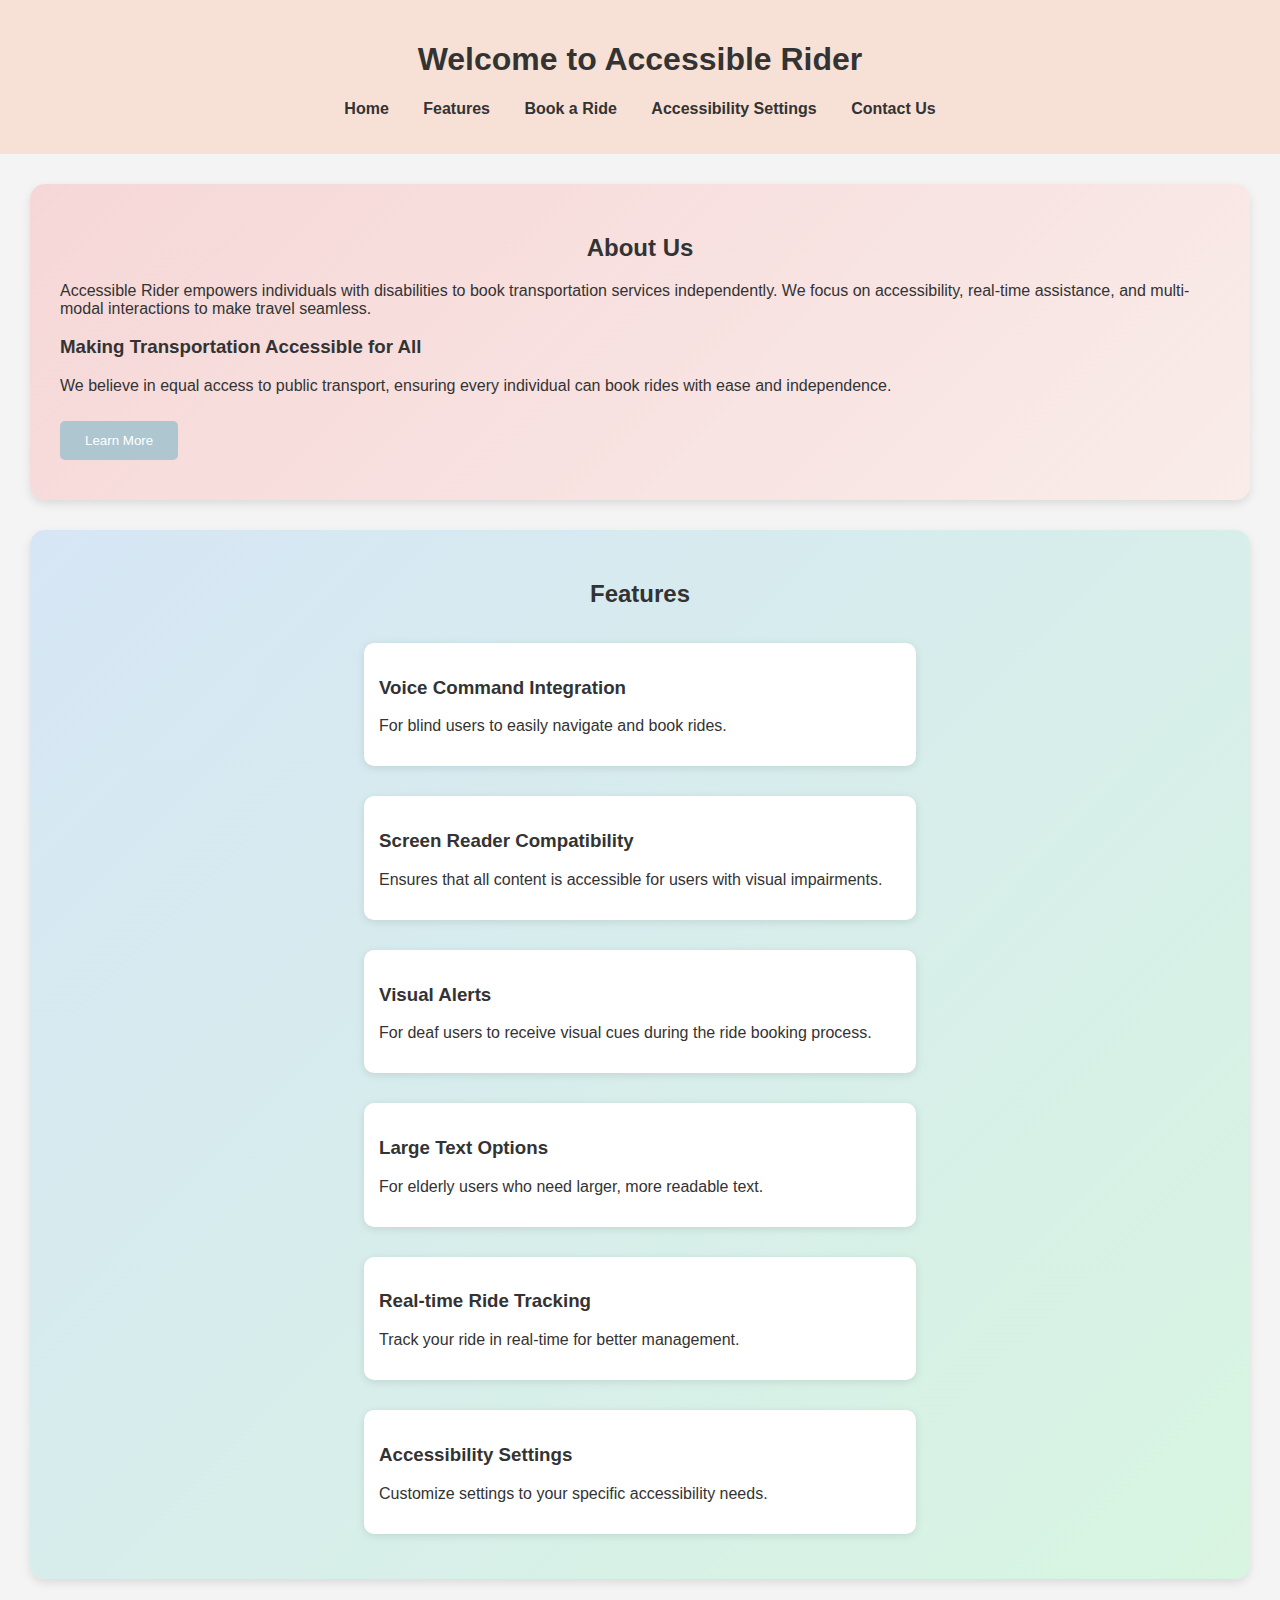
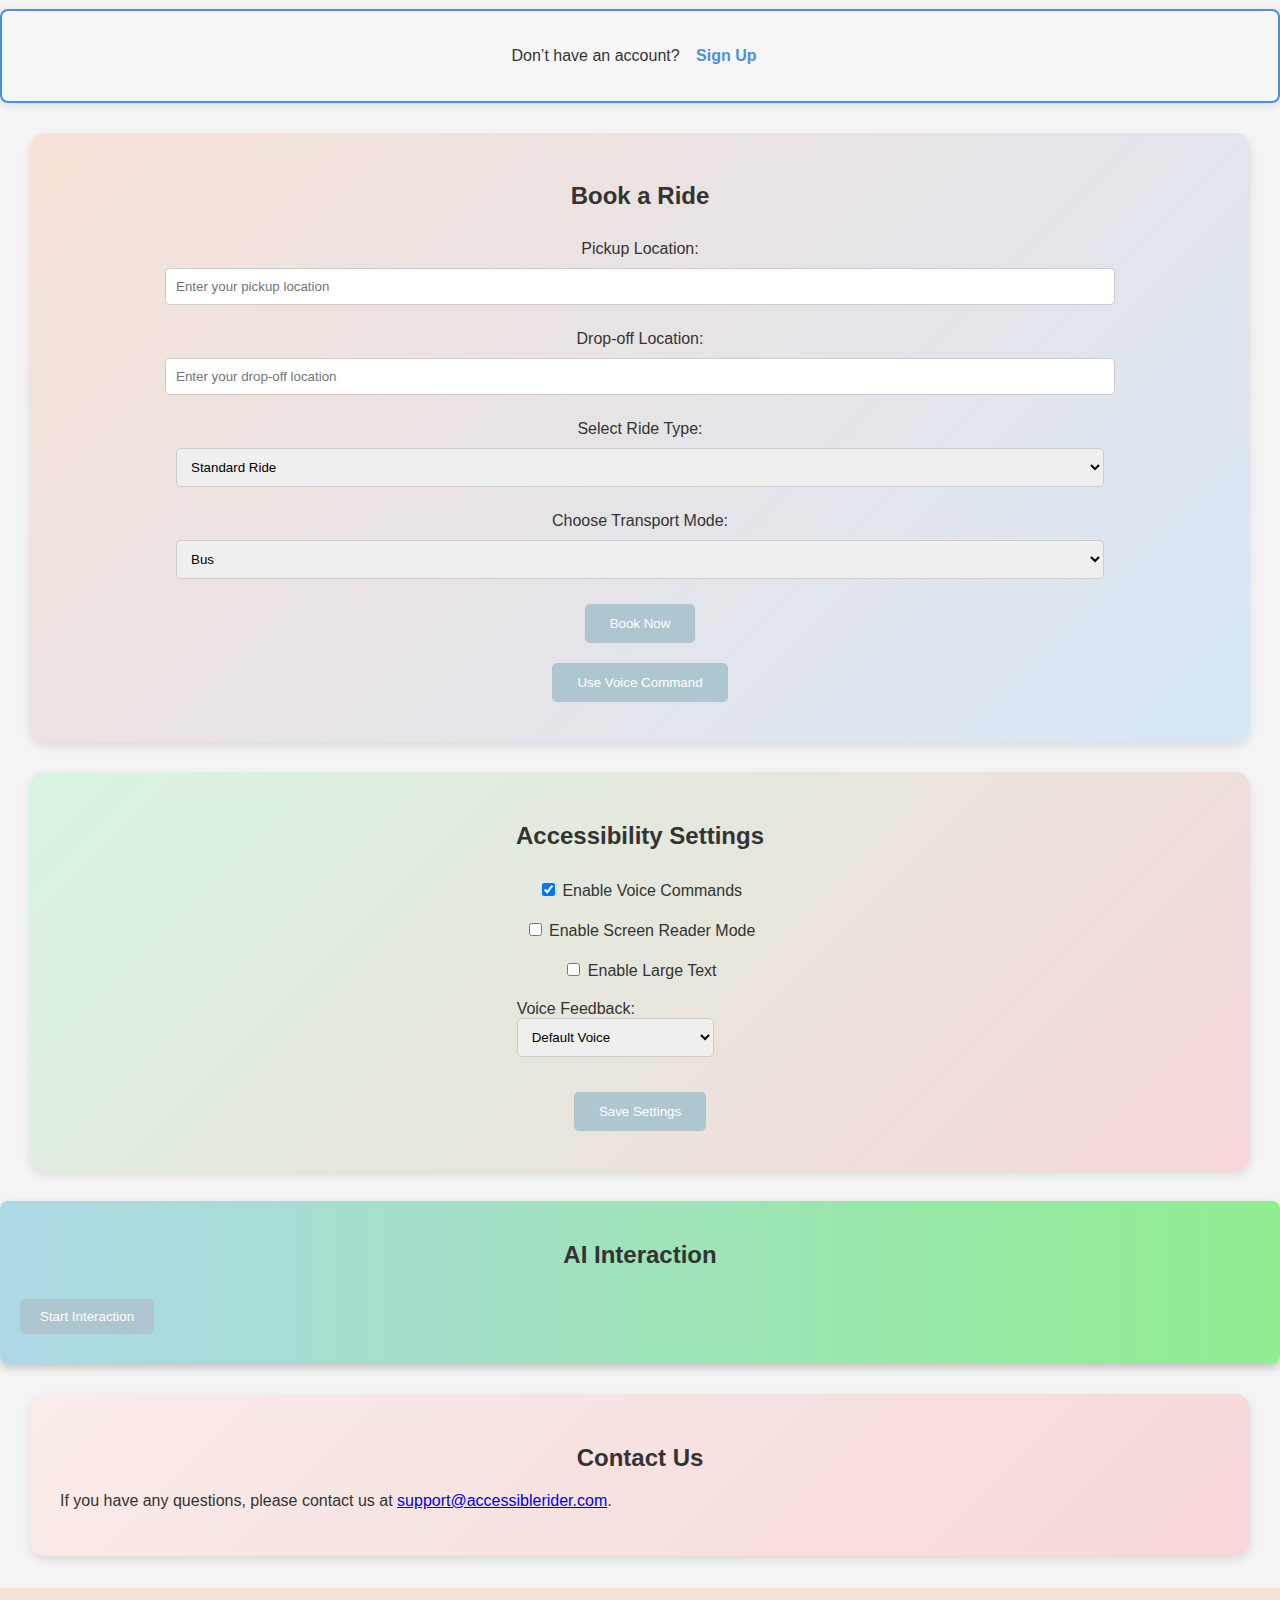
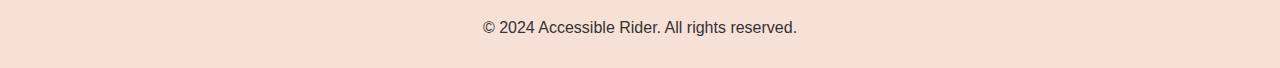
<file: index.html>
<!DOCTYPE html>
<html lang="en">
<head>
    <meta charset="UTF-8">
    <meta name="viewport" content="width=device-width, initial-scale=1.0">
    <title>Accessible Rider</title>
    <link rel="stylesheet" href="styles.css">
</head>
<body>
    <header>
        <h1>Welcome to Accessible Rider</h1>
        <nav>
            <ul>
                <li><a href="#home">Home</a></li>
                <li><a href="#features">Features</a></li>
                <li><a href="#book-ride">Book a Ride</a></li>
                <li><a href="#accessibility-settings">Accessibility Settings</a></li>
                <li><a href="#contact">Contact Us</a></li>
            </ul>
        </nav>
    </header>

    <main>
        <!-- Home Section with Multi-color Theme -->
        <section id="home" class="multi-colored-home">
            <h2>About Us</h2>
            <p>Accessible Rider empowers individuals with disabilities to book transportation services independently. We focus on accessibility, real-time assistance, and multi-modal interactions to make travel seamless.</p>
            <div class="home-graphic">
                <h3>Making Transportation Accessible for All</h3>
                <p>We believe in equal access to public transport, ensuring every individual can book rides with ease and independence.</p>
                <div class="cta-button">
                    <button>Learn More</button>
                </div>
            </div>
        </section>

        <!-- Features Section with Interactive Styling -->
        <section id="features" class="multi-colored-features">
            <h2>Features</h2>
            <div class="feature-cards">
                <div class="feature-card">
                    <h3>Voice Command Integration</h3>
                    <p>For blind users to easily navigate and book rides.</p>
                </div>
                <div class="feature-card">
                    <h3>Screen Reader Compatibility</h3>
                    <p>Ensures that all content is accessible for users with visual impairments.</p>
                </div>
                <div class="feature-card">
                    <h3>Visual Alerts</h3>
                    <p>For deaf users to receive visual cues during the ride booking process.</p>
                </div>
                <div class="feature-card">
                    <h3>Large Text Options</h3>
                    <p>For elderly users who need larger, more readable text.</p>
                </div>
                <div class="feature-card">
                    <h3>Real-time Ride Tracking</h3>
                    <p>Track your ride in real-time for better management.</p>
                </div>
                <div class="feature-card">
                    <h3>Accessibility Settings</h3>
                    <p>Customize settings to your specific accessibility needs.</p>
                </div>
            </div>
        </section>
        
        <div class="signup-block">
            <p>Don’t have an account? 
                <a href="signup.html" class="signup-link">Sign Up</a>
            </p>
        </div>
        
        <style>
            .signup-block {
                background-color: #f7f7f7; /* Light background color */
                border: 2px solid #4a90e2; /* Border color */
                border-radius: 8px; /* Rounded corners */
                padding: 20px; /* Padding around the content */
                text-align: center; /* Center-align text */
                margin-top: 20px; /* Space above the block */
                box-shadow: 0 2px 10px rgba(0, 0, 0, 0.1); /* Subtle shadow */
            }
        
            .signup-link {
                color: #4a90e2; /* Link color */
                text-decoration: none;
                font-weight: bold; /* Bold text */
                padding: 5px 10px;
                border: 2px solid transparent; /* Border for the hover effect */
                border-radius: 5px; /* Rounded corners for the link */
                transition: all 0.3s ease; /* Smooth transition */
            }
        
            .signup-link:hover {
                color: #ffffff; /* Change text color on hover */
                background-color: #4a90e2; /* Background color on hover */
                border-color: #4a90e2; /* Border color on hover */
            }
        </style>
        

        



        <!-- Book a Ride Section with Multi-modal Transport Options -->
        <section id="book-ride" class="multi-colored-book-ride">
            <h2>Book a Ride</h2>
            <form id="ride-form">
                <label for="pickup">Pickup Location:</label>
                <input type="text" id="pickup" placeholder="Enter your pickup location" required>
                
                <label for="dropoff">Drop-off Location:</label>
                <input type="text" id="dropoff" placeholder="Enter your drop-off location" required>

                <label for="ride-type">Select Ride Type:</label>
                <select id="ride-type">
                    <option value="standard">Standard Ride</option>
                    <option value="accessible">Accessible Ride</option>
                </select>

                <!-- New Transport Mode Option -->
                <label for="transport-mode">Choose Transport Mode:</label>
                <select id="transport-mode">
                    <option value="bus">Bus</option>
                    <option value="cab">Cab</option>
                    <option value="metro">Metro</option>
                </select>
                
                <button type="submit">Book Now</button>
                <button id="start-voice-button" type="button">Use Voice Command</button>
            </form>
            <div id="confirmation"></div>
        </section>

        <!-- Accessibility Settings Section -->
        <section id="accessibility-settings" class="multi-colored-accessibility">
            <h2>Accessibility Settings</h2>
            <form id="settings-form">
                <label for="voice-command">
                    <input type="checkbox" id="voice-command" checked> Enable Voice Commands
                </label>
                <label for="screen-reader-mode">
                    <input type="checkbox" id="screen-reader-mode"> Enable Screen Reader Mode
                </label>
                <label for="large-text">
                    <input type="checkbox" id="large-text"> Enable Large Text
                </label>
                <label for="voice-feedback">Voice Feedback:
                    <select id="voice-feedback">
                        <option value="default">Default Voice</option>
                        <option value="robotic">Robotic Voice</option>
                        <option value="natural">Natural Voice</option>
                    </select>
                </label>
                <button type="submit">Save Settings</button>
            </form>
        </section>
        <section id="ai-interaction">
            <h2>AI Interaction</h2>
            <button id="start-interaction">Start Interaction</button>
            <div id="question-container" style="display:none;">
                <p id="question"></p>
                <button id="record-response">Answer</button>
            </div>
        </section>



        <!-- Contact Section -->
        <section id="contact" class="multi-colored-contact">
            <h2>Contact Us</h2>
            <p>If you have any questions, please contact us at <a href="mailto:support@accessiblerider.com">support@accessiblerider.com</a>.</p>
        </section>
    </main>

    <footer>
        <p>&copy; 2024 Accessible Rider. All rights reserved.</p>
    </footer>

    <script src="javascript.js"></script>
</body>
</html>
</file>
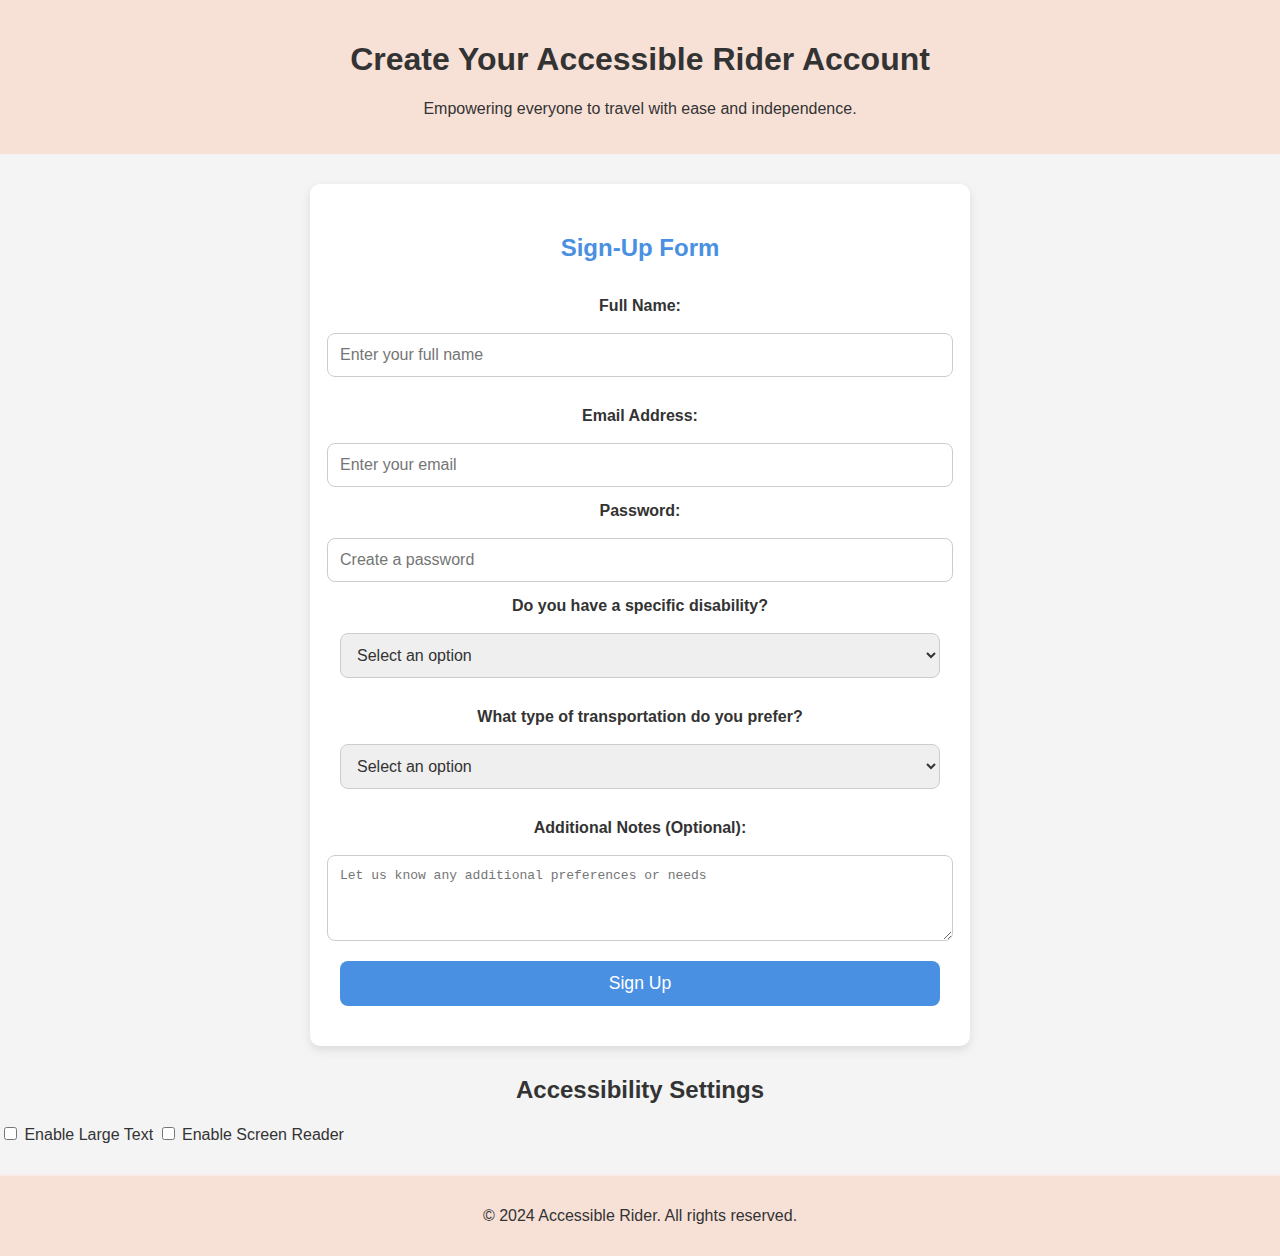
<file: signup.html>
<!DOCTYPE html>
<html lang="en">
<head>
    <meta charset="UTF-8">
    <meta name="viewport" content="width=device-width, initial-scale=1.0">
    <title>Sign Up</title>
    <link rel="stylesheet" href="styles.css">
</head>
<body>
    <header>
        <h1>Create Your Accessible Rider Account</h1>
        <p>Empowering everyone to travel with ease and independence.</p>
    </header>
    <main>
        <section id="signup-section">
            <form id="signup-form">
                <h2>Sign-Up Form</h2>
                
                <label for="name">Full Name:</label>
                <input type="text" id="name" placeholder="Enter your full name" required>

                <label for="email">Email Address:</label>
                <input type="email" id="email" placeholder="Enter your email" required>

                <label for="password">Password:</label>
                <input type="password" id="password" placeholder="Create a password" required>

                <label for="disability">Do you have a specific disability?</label>
                <select id="disability" required>
                    <option value="" disabled selected>Select an option</option>
                    <option value="none">None</option>
                    <option value="blind">Blind or Low Vision</option>
                    <option value="deaf">Deaf or Hard of Hearing</option>
                    <option value="physical">Physical Disability</option>
                    <option value="other">Other</option>
                </select>

                <label for="travel-preference">What type of transportation do you prefer?</label>
                <select id="travel-preference">
                    <option value="" disabled selected>Select an option</option>
                    <option value="accessible-ride">Accessible Ride</option>
                    <option value="standard-ride">Standard Ride</option>
                    <option value="public-transport">Public Transport</option>
                </select>

                <label for="additional-notes">Additional Notes (Optional):</label>
                <textarea id="additional-notes" rows="4" placeholder="Let us know any additional preferences or needs"></textarea>

                <button type="submit">Sign Up</button>
            </form>
        </section>

        <!-- Accessibility Settings -->
        <section id="accessibility-settings">
            <h2>Accessibility Settings</h2>
            <label>
                <input type="checkbox" id="enable-large-text"> Enable Large Text
            </label>
            <label>
                <input type="checkbox" id="enable-screen-reader"> Enable Screen Reader
            </label>
        </section>
    </main>
    <footer>
        <p>&copy; 2024 Accessible Rider. All rights reserved.</p>
    </footer>

    <script src="signup.js"></script>
</body>
</html>
</file>
<file: styles.css>
/* General Styles */
body {
    font-family: 'Arial', sans-serif;
    margin: 0;
    padding: 0;
    background-color: #f4f4f4;
    color: #333;
}

header {
    background-color: #f7e1d7; /* Light Peach */
    padding: 20px;
    text-align: center;
}

nav ul {
    list-style-type: none;
    padding: 0;
}

nav ul li {
    display: inline;
    margin: 0 15px;
}

nav ul li a {
    text-decoration: none;
    color: #333;
    font-weight: bold;
}

/* Multi-colored themes for sections */
.multi-colored-home {
    background: linear-gradient(135deg, #f6d7d7, #f9ece9); /* Light Peach to Light Beige */
    padding: 30px;
    margin: 30px;
    border-radius: 15px;
    box-shadow: 0 4px 10px rgba(0, 0, 0, 0.1);
}

.multi-colored-features {
    background: linear-gradient(135deg, #d6e6f5, #d8f5e1); /* Powder Blue to Mint Green */
    padding: 30px;
    margin: 30px;
    border-radius: 15px;
    box-shadow: 0 4px 10px rgba(0, 0, 0, 0.1);
}

.multi-colored-book-ride {
    background: linear-gradient(135deg, #f7e1d7, #d6e6f5); /* Light Peach to Powder Blue */
    padding: 30px;
    margin: 30px;
    border-radius: 15px;
    box-shadow: 0 4px 10px rgba(0, 0, 0, 0.1);
}

.multi-colored-accessibility {
    background: linear-gradient(135deg, #d8f5e1, #f6d7d7); /* Mint Green to Soft Coral */
    padding: 30px;
    margin: 30px;
    border-radius: 15px;
    box-shadow: 0 4px 10px rgba(0, 0, 0, 0.1);
}

.multi-colored-contact {
    background: linear-gradient(135deg, #f9ece9, #f6d7d7); /* Light Beige to Soft Coral */
    padding: 30px;
    margin: 30px;
    border-radius: 15px;
    box-shadow: 0 4px 10px rgba(0, 0, 0, 0.1);
}

h1, h2 {
    color: #333;
    text-align: center;
}

.feature-cards {
    display: flex;
    justify-content: space-around;
    flex-wrap: wrap;
}

.feature-card {
    background-color: #ffffff;
    padding: 15px;
    border-radius: 10px;
    width: 45%;
    box-shadow: 0 2px 8px rgba(0, 0, 0, 0.1);
    margin: 15px;
}

.feature-card:hover {
    transform: translateY(-5px);
    transition: 0.3s ease;
}

form {
    display: flex;
    flex-direction: column;
    align-items: center;
}

label {
    margin: 10px 0;
}

input[type="text"], select {
    padding: 10px;
    border: 1px solid #ccc;
    border-radius: 5px;
    width: 80%;
    margin-bottom: 15px;
}

button {
    background-color: #aec6cf; /* Powder Blue */
    color: white;
    border: none;
    padding: 12px 25px;
    border-radius: 5px;
    cursor: pointer;
    margin: 10px 0;
    transition: background-color 0.3s;
}

button:hover {
    background-color: #87b9ca; /* Slightly darker Powder Blue */
}

footer {
    text-align: center;
    padding: 15px;
    background-color: #f7e1d7; /* Light Peach */
    border-top: 2px solid #f9ece9; /* Light Beige */
    margin-top: 30px;
}
#ai-interaction {
    background: linear-gradient(to right, lightblue, lightgreen);
    padding: 20px;
    border-radius: 8px;
    box-shadow: 0 4px 8px rgba(0, 0, 0, 0.2);
}

#ai-interaction h2 {
    text-align: center;
}

#start-interaction, #record-response {
    background-color: softcoral; /* Change to your preferred color */
    color: white;
    border: none;
    padding: 10px 20px;
    border-radius: 5px;
    cursor: pointer;
}

#start-interaction:hover, #record-response:hover {
    background-color: coral;
}
/* Sign-Up Form Section Styling */
#signup-section {
    max-width: 600px;
    margin: 30px auto;
    padding: 30px;
    background-color: #fff;
    box-shadow: 0 4px 10px rgba(0, 0, 0, 0.1);
    border-radius: 10px;
}

#signup-section #signup-form h2 {
    text-align: center;
    color: #4a90e2;
    margin-bottom: 20px;
}

#signup-section form label {
    font-weight: bold;
    margin-top: 15px;
    color: #333;
}

#signup-section form input, 
#signup-section form select, 
#signup-section form textarea {
    width: 100%;
    padding: 12px;
    margin-top: 8px;
    border-radius: 8px;
    border: 1px solid #ccc;
    font-size: 1em;
    color: #333;
}

#signup-section form input:focus, 
#signup-section form select:focus, 
#signup-section form textarea:focus {
    outline: none;
    border-color: #4a90e2;
}

/* Button Styling for Sign-Up Form Only */
#signup-section form button {
    background-color: #4a90e2;
    color: white;
    padding: 12px;
    margin-top: 20px;
    font-size: 1.1em;
    border-radius: 8px;
    border: none;
    width: 100%;
    cursor: pointer;
    transition: background-color 0.3s;
}

#signup-section form button:hover {
    background-color: #357abd;
}

#signup-section form textarea {
    resize: vertical;
}

/* Responsive Design for Mobile */
@media (max-width: 600px) {
    #signup-section {
        padding: 20px;
    }

    #signup-section form input, 
    #signup-section form select, 
    #signup-section form button {
        font-size: 0.95em;
    }

    #signup-section form textarea {
        font-size: 0.95em;
    }
}
</file>
